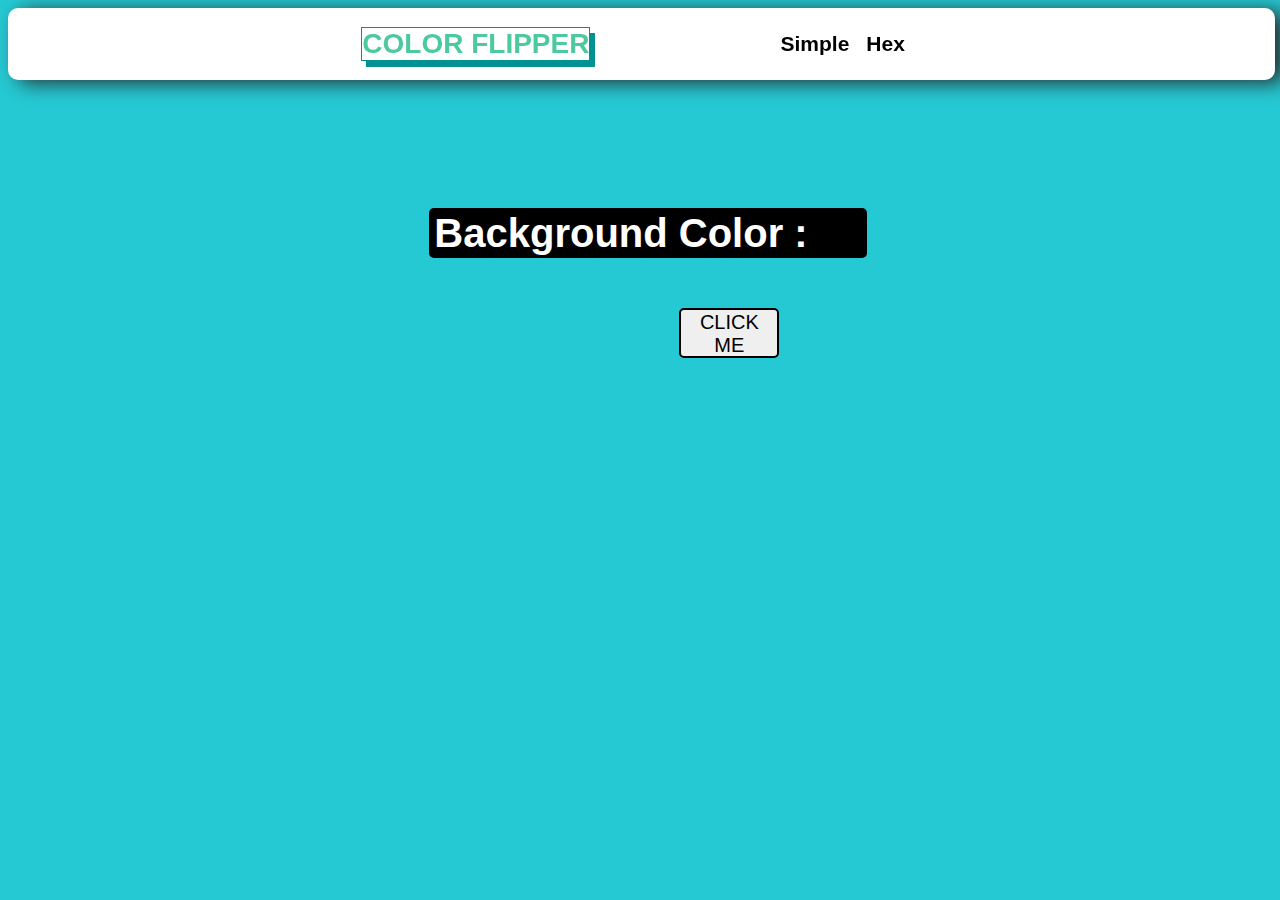
<file: Background-Color/index.html>
<!DOCTYPE html>
<html lang="en">
<head>
    <meta charset="UTF-8">
    <meta http-equiv="X-UA-Compatible" content="IE=edge">
    <meta name="viewport" content="width=device-width, initial-scale=1.0">
    <link rel="stylesheet" href="style.css">
</head>
<body>
    <nav>
        <h1>color Flipper</h1>
        <h2>Simple</h2>
        <h2>Hex</h2>
    </nav>
    <div id="barColor">Background Color : <h3 id="mamau"><!-- đổ biến mã màu về đây --></h3></div>
    <button id="btn">Click me</button>
    <script src="script.js"></script>
</body>
</html>
</file>
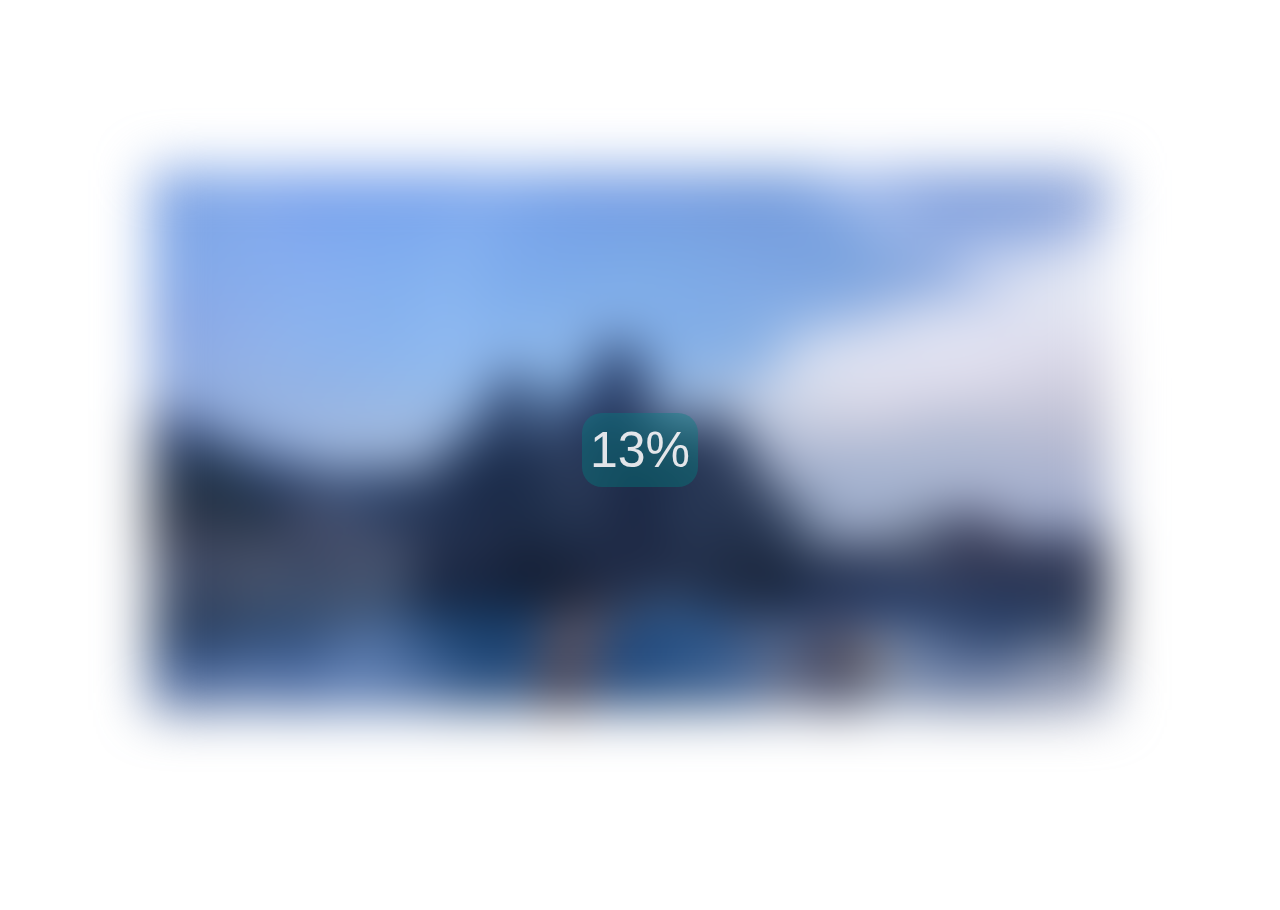
<file: blur_loading/index.html>
<!DOCTYPE html>
<html lang="en">
<head>
    <meta charset="UTF-8">
    <meta http-equiv="X-UA-Compatible" content="IE=edge">
    <meta name="viewport" content="width=device-width, initial-scale=1.0">
    <link rel="stylesheet" href="style.css">
    <title>blur loading</title>
</head>
<body>
    <section class="bg"></section>
    <div class="loading-text">0%</div>
    <script src="script.js"></script>
</body>
</html>
</file>
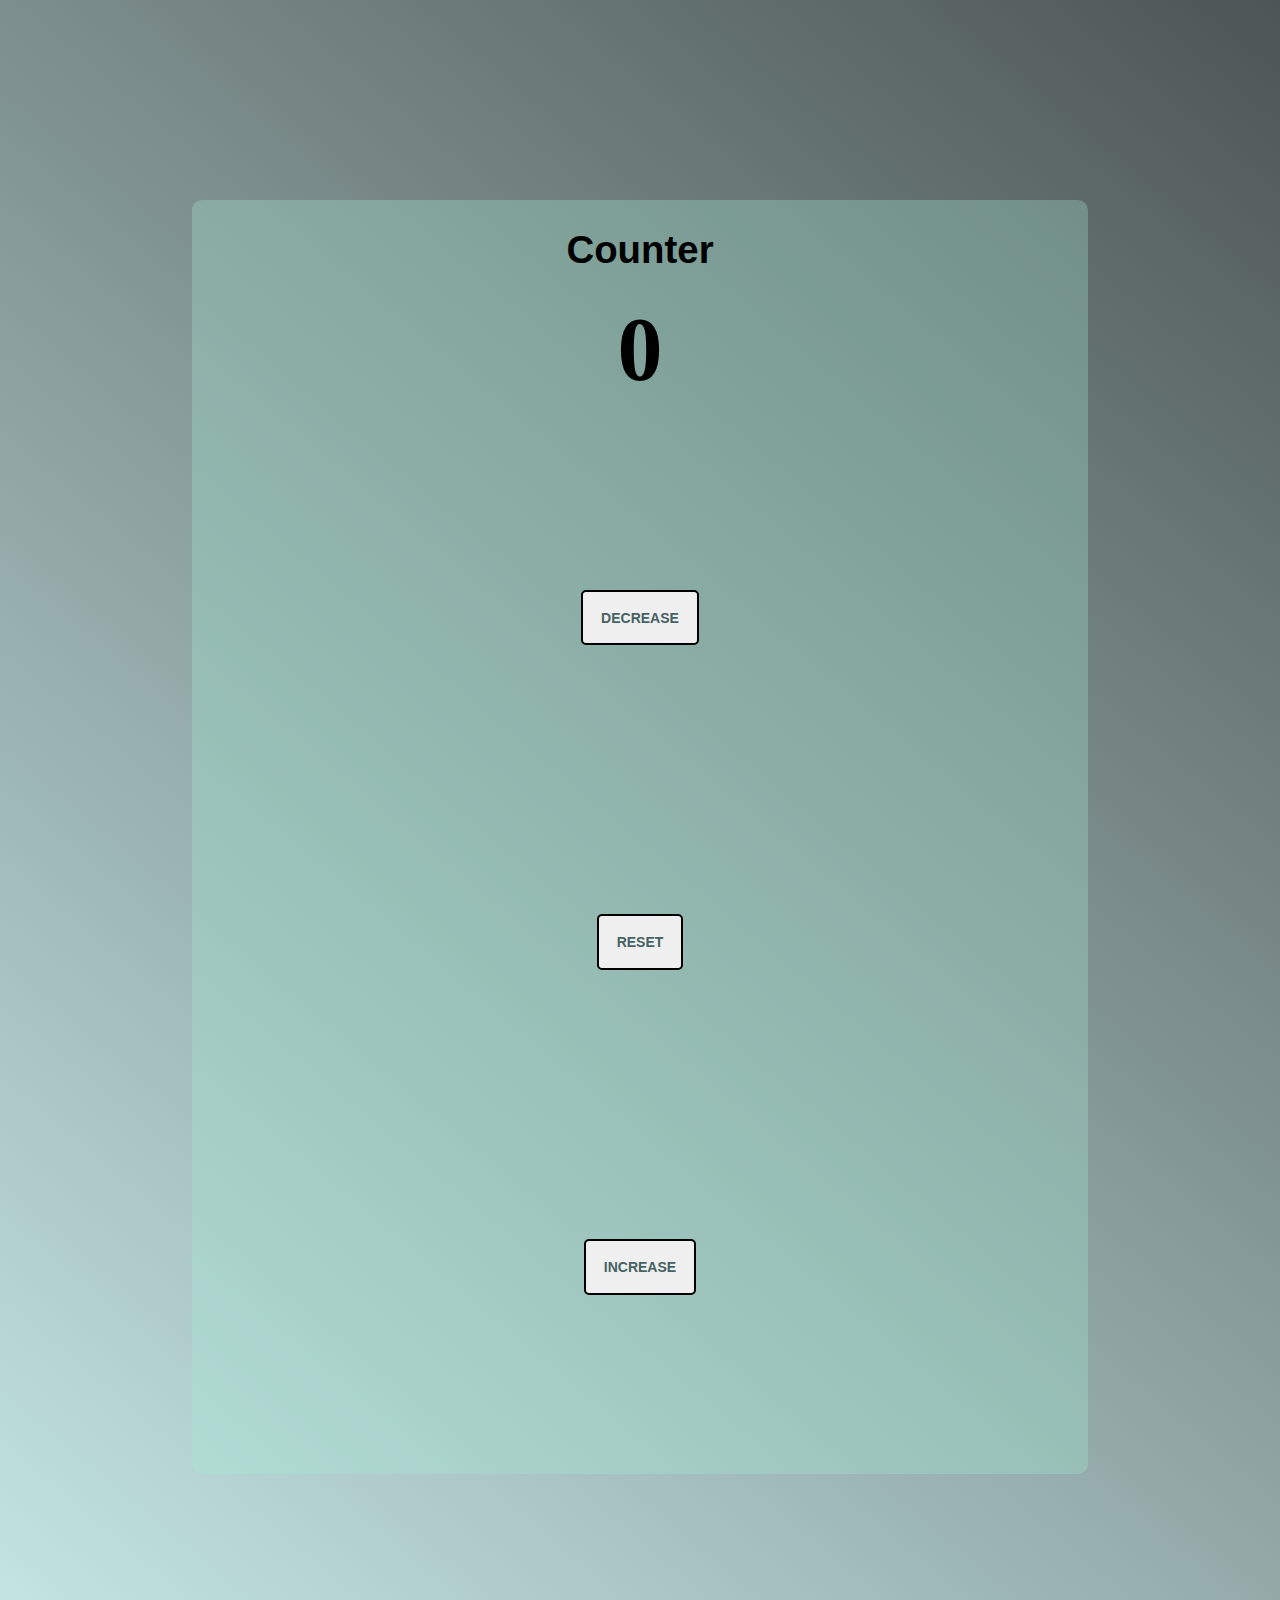
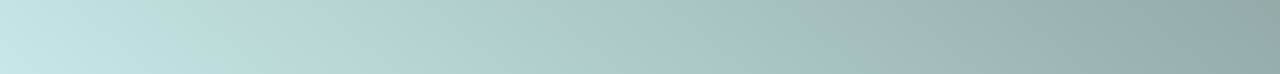
<file: counter/index.html>
<!DOCTYPE html>
<html lang="en">
<head>
    <meta charset="UTF-8">
    <meta http-equiv="X-UA-Compatible" content="IE=edge">
    <meta name="viewport" content="width=device-width, initial-scale=1.0">
    <link href="https://cdn.jsdelivr.net/npm/bootstrap@5.0.1/dist/css/bootstrap.min.css" rel="stylesheet" integrity="sha384-+0n0xVW2eSR5OomGNYDnhzAbDsOXxcvSN1TPprVMTNDbiYZCxYbOOl7+AMvyTG2x" crossorigin="anonymous">
    <link rel="stylesheet" href="style.css">
    <title>Counter</title>
</head>
<body>
    <main>
        <div class="container">
            <div class="row"><div class="col1"><h1>Counter</h1></div></div>
            <div class="row" ><div class="col1" id="value">0</div></div>
            <div class="row">
              <div class="col">
                <button class="btn decrease">decrease</button>
              </div>
              <div class="col">
                <button class="btn reset">reset</button>
              </div>
              <div class="col">
                <button class="btn increase">increase</button>
              </div>
            </div>
          </div>
    </main>
    <!-- js -->
    <script src="https://cdn.jsdelivr.net/npm/bootstrap@5.0.1/dist/js/bootstrap.bundle.min.js" integrity="sha384-gtEjrD/SeCtmISkJkNUaaKMoLD0//ElJ19smozuHV6z3Iehds+3Ulb9Bn9Plx0x4" crossorigin="anonymous"></script>
    <script src="script.js"></script>
</body>
</html>
</file>
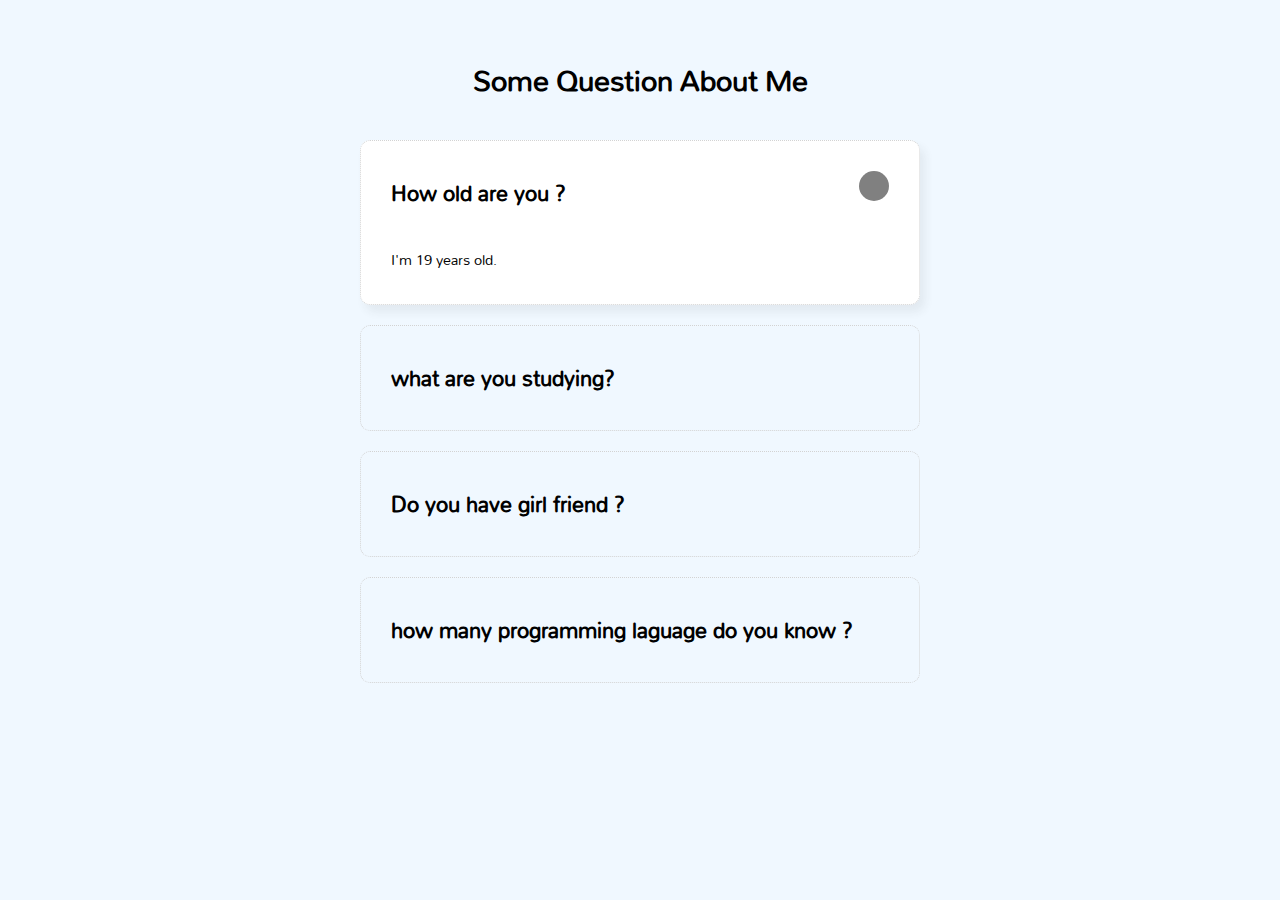
<file: FAQ/index.html>
<!DOCTYPE html>
<html lang="en">
<head>
    <meta charset="UTF-8">
    <meta http-equiv="X-UA-Compatible" content="IE=edge">
    <meta name="viewport" content="width=device-width, initial-scale=1.0">
    <script src="https://ajax.googleapis.com/ajax/libs/jquery/3.5.1/jquery.min.js"></script>
    <link rel="stylesheet" href="https://cdnjs.cloudflare.com/ajax/libs/font-awesome/5.14.0/css/all.min.css" integrity="sha512-1PKOgIY59xJ8Co8+NE6FZ+LOAZKjy+KY8iq0G4B3CyeY6wYHN3yt9PW0XpSriVlkMXe40PTKnXrLnZ9+fkDaog==" crossorigin="anonymous" />
    <link rel="stylesheet" href="style.css" />
    <title>Some Question about me</title>
</head>
<body>
    <h1>Some Question About Me</h1>
    <div class="faq-container">
        <div class="faq active">
            <h2 class="faq-question">
                How old are you ?
            </h2>

            <p class="faq-result">
                I'm 19 years old. 
            </p>

            <button class="faq-toggle">
                <i class="fas fa-chevron-down"></i>
                <i class="fas fa-times"></i>
            </button>
        </div>

        <div class="faq">
            <h2 class="faq-question">
            what are you studying?
            </h2>

            <p class="faq-result">
                I'm currently learing javascript. 
            </p>

            <button class="faq-toggle">
                <i class="fas fa-chevron-down"></i>
                <i class="fas fa-times"></i>
            </button>
        </div>

        <div class="faq">
            <h2 class="faq-question">
                Do you have girl friend ?
            </h2>

            <p class="faq-result">
                what is girl friend :))) ? 
            </p>

            <button class="faq-toggle">
                <i class="fas fa-chevron-down"></i>
                <i class="fas fa-times"></i>
            </button>
        </div>

        <div class="faq">
            <h2 class="faq-question">
                how many programming laguage do you know ?
            </h2>

            <p class="faq-result">
                I think two. 
            </p>

            <button class="faq-toggle">
                <i class="fas fa-chevron-down"></i>
                <i class="fas fa-times"></i>
            </button>
        </div>
    </div>
    <script>
        $(document).ready( function () {
            $(".faq-toggle").click(function () {
                $(this).parent().toggleClass("active");
            });
        });
    </script>
</body>
</html>
</file>
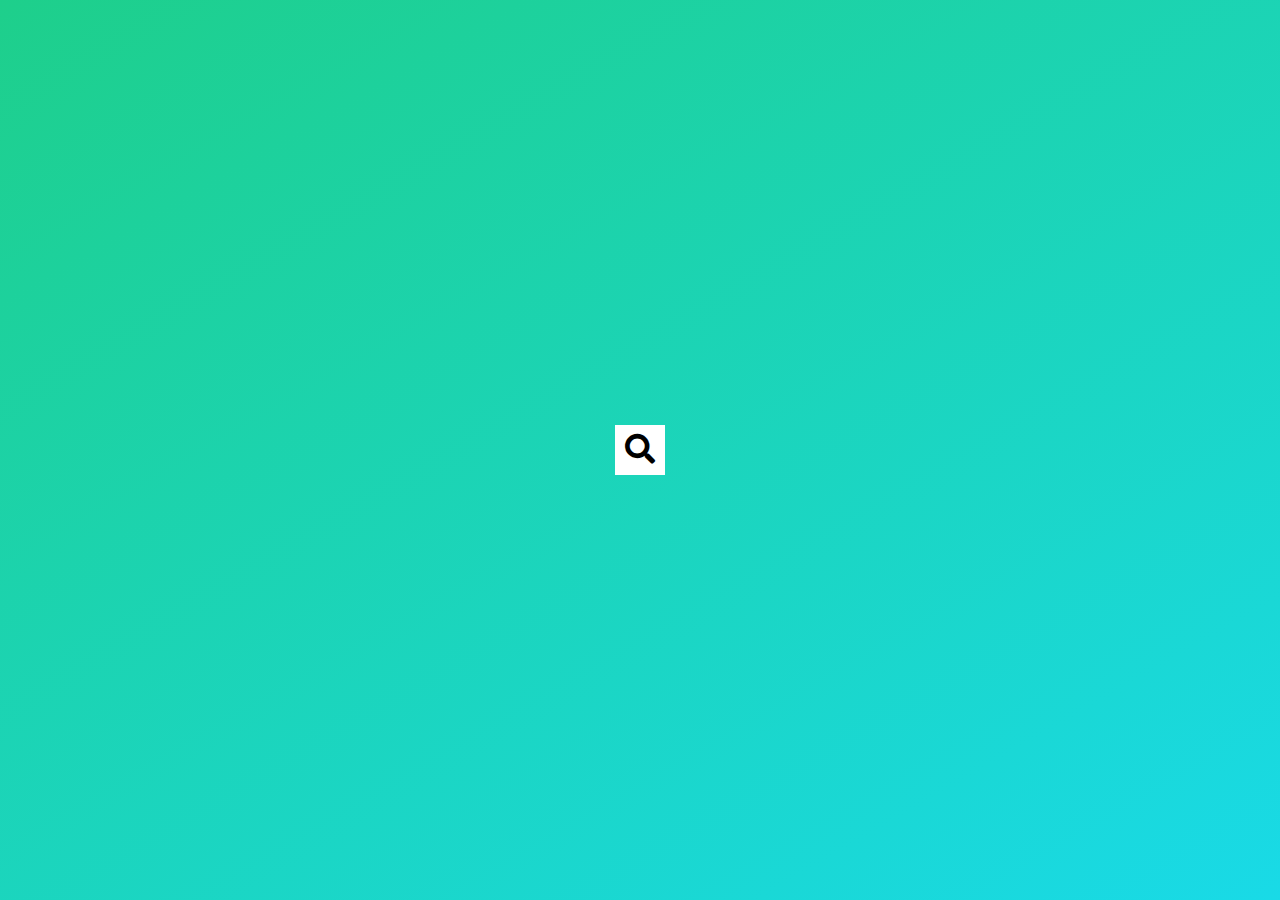
<file: hidden_search/index.html>
<!DOCTYPE html>
<html lang="en">

<head>
    <meta charset="UTF-8">
    <meta http-equiv="X-UA-Compatible" content="IE=edge">
    <meta name="viewport" content="width=device-width, initial-scale=1.0">
    <link rel="stylesheet" href="https://cdnjs.cloudflare.com/ajax/libs/font-awesome/5.15.3/css/all.min.css">
    <script src="https://ajax.googleapis.com/ajax/libs/jquery/3.5.1/jquery.min.js"></script>
    <link rel="stylesheet" href="style.css">
    <title>hidden search</title>
</head>

<body>
    <div class="search">
        <input type="text" class="input" placeholder="Search...">
        <button class="btn">
          <i class="fas fa-search"></i>
        </button>
      </div>
      <script src="script.js"></script>
</body>
</html>
</file>
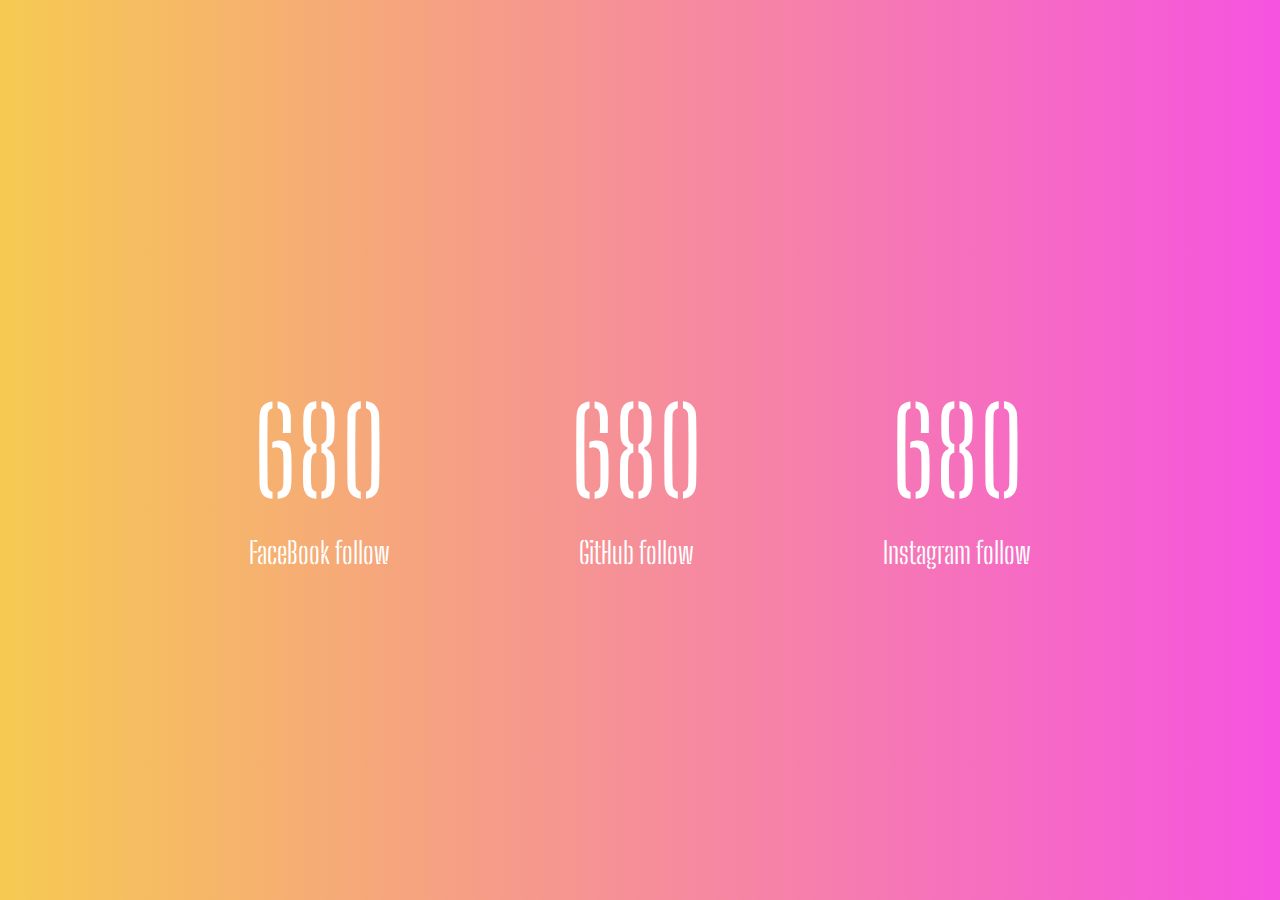
<file: increament-counter/index.html>
<!DOCTYPE html>
<html lang="en">

<head>
    <meta charset="UTF-8">
    <meta http-equiv="X-UA-Compatible" content="IE=edge">
    <meta name="viewport" content="width=device-width, initial-scale=1.0">
    <link rel="stylesheet" href="https://cdnjs.cloudflare.com/ajax/libs/font-awesome/5.14.0/css/all.min.css"
        integrity="sha512-1PKOgIY59xJ8Co8+NE6FZ+LOAZKjy+KY8iq0G4B3CyeY6wYHN3yt9PW0XpSriVlkMXe40PTKnXrLnZ9+fkDaog=="
        crossorigin="anonymous" />
    <link rel="stylesheet" href="style.css" />
    <script src="https://ajax.googleapis.com/ajax/libs/jquery/3.5.1/jquery.min.js"></script>
    <title>Increament Counter</title>
</head>

<body>
    <div class="counter-container">
        <i class="fab fa-facebook"></i>
        <div class="counter">1000</div>
        <span>FaceBook follow</span>
    </div>

    <div class="counter-container">
        <i class="fab fa-github"></i>
        <div class="counter">0</div>
        <span>GitHub follow</span>
    </div>

    <div class="counter-container">
        <i class="fab fa-instagram"></i>
        <div class="counter">0</div>
        <span>Instagram follow</span>
    </div>
    <script src="script.js"></script>
    
    </script>
</body>

</html>
</file>
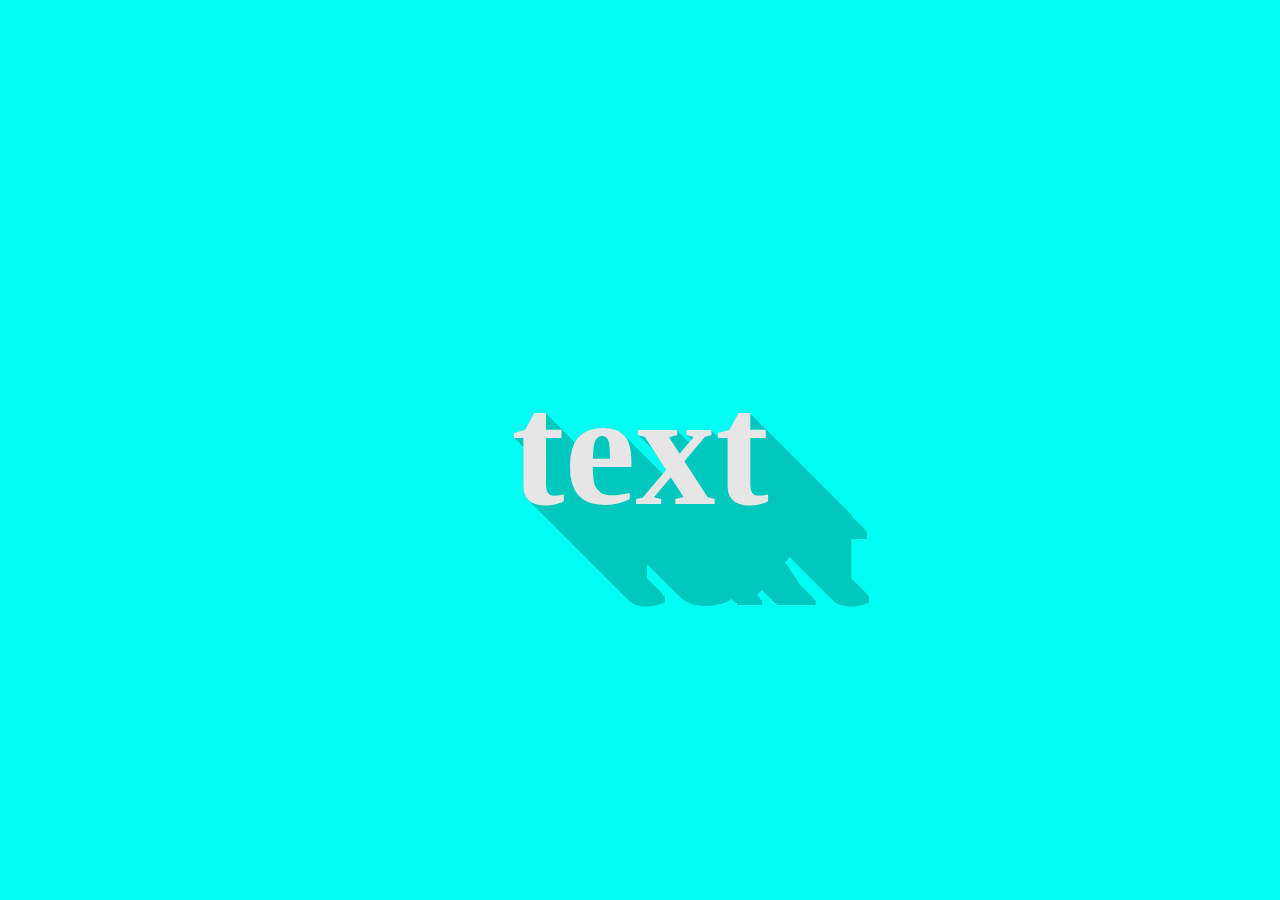
<file: longshadow/index.html>
<!DOCTYPE html>
<html lang="en">

<head>
    <meta charset="UTF-8">
    <meta http-equiv="X-UA-Compatible" content="IE=edge">
    <meta name="viewport" content="width=device-width, initial-scale=1.0">
    <link rel="stylesheet" href="style.css">
    <title>Long shadow</title>
</head>

<body>
    <div id="text" contenteditable="">text</div>
    <script>
        var text = document.getElementById('text');
        var shadow = '';
        for (var i = 0; i < 100; i++) {
            shadow = shadow  + i+'px    ' + i+'px 0 #01ded3 ,';
        }
        shadow = shadow  + 101+'px  ' + 101+'px 0 #01ded3 ';
        text.style.textShadow = shadow;
    </script>
</body>

</html>
</file>
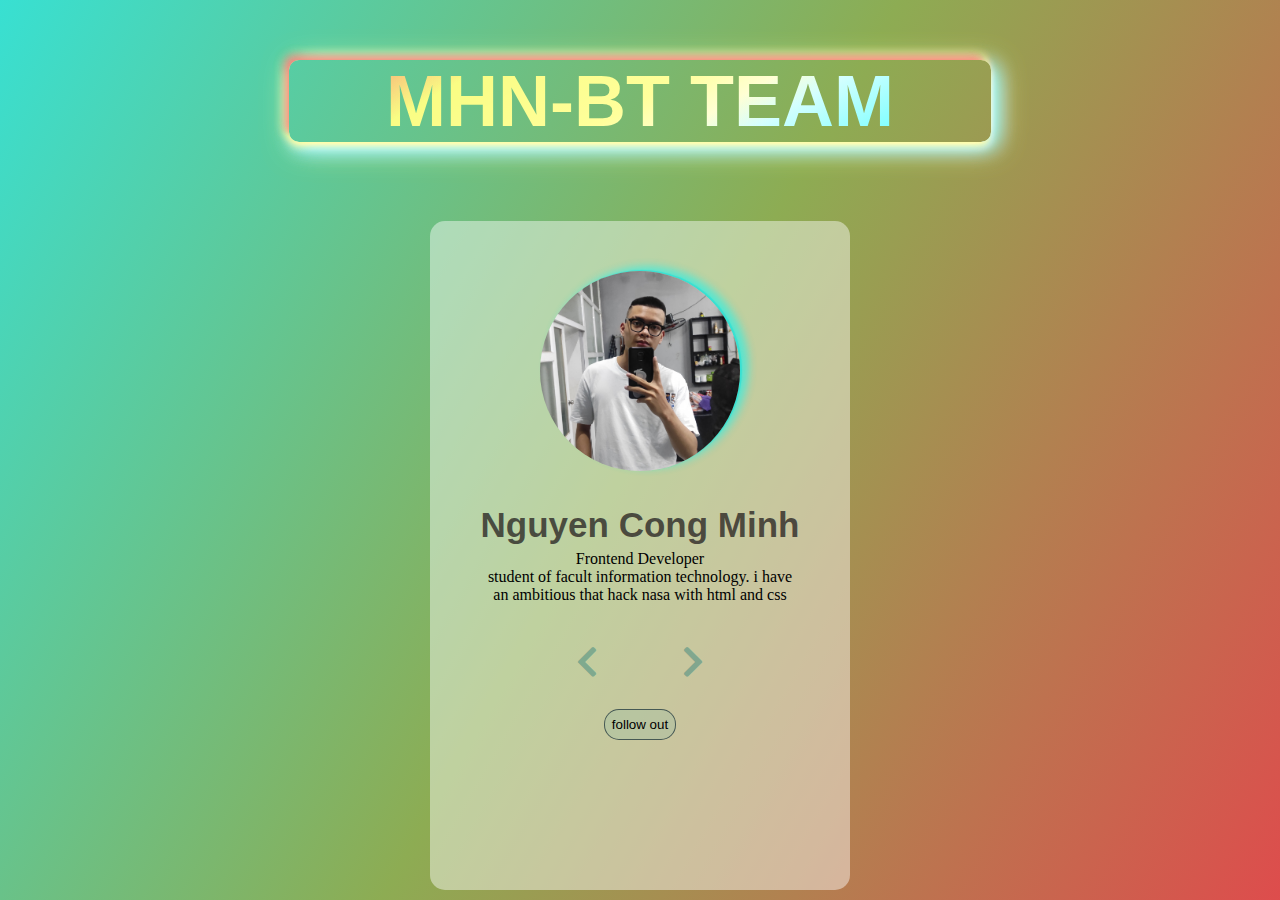
<file: MHN-BT_Profile/index.html>
<!DOCTYPE html>
<html lang="en">

<head>
    <meta charset="UTF-8">
    <meta http-equiv="X-UA-Compatible" content="IE=edge">
    <meta name="viewport" content="width=device-width, initial-scale=1.0">
    <link href="https://cdn.jsdelivr.net/npm/bootstrap@5.0.1/dist/css/bootstrap.min.css" rel="stylesheet"
        integrity="sha384-+0n0xVW2eSR5OomGNYDnhzAbDsOXxcvSN1TPprVMTNDbiYZCxYbOOl7+AMvyTG2x" crossorigin="anonymous">
    <link rel="stylesheet" href="https://cdnjs.cloudflare.com/ajax/libs/font-awesome/5.15.3/css/all.min.css">
    <link rel="stylesheet" href="style.css">
    <title>MHN-BT_Profile</title>
</head>

<body>
    <main>
        <section class="container">
            <!-- title -->
            <div class="title row">
                <a href="https://www.facebook.com/MHN.BT.Dev">
                    <h2 class="col1">MHN-BT TEAM</h2>
                </a>
            </div>
            <!-- review -->
            <article class="review">
                <div class="img-container">
                    <img id="person-img" src="img/bao.jpg" alt="">
                </div>
                <h4 id="author">Ngoc Bao</h4>
                <p id="job">PHP2104</p>
                <p id="infor">
                    hack nasa with html
                </p>
                <!-- prev next buttons -->
                <div class="button-container">
                    <button class="prev-btn">
                        <i class="fas fa-chevron-left"></i>
                    </button>
                    <button class="next-btn">
                        <i class="fas fa-chevron-right"></i>
                    </button>
                </div>
                <!-- random button -->
                <button class="follow-btn">follow out</button>
            </article>
        </section>
    </main>
    <!-- js -->
    <script src="https://cdn.jsdelivr.net/npm/bootstrap@5.0.1/dist/js/bootstrap.bundle.min.js"
        integrity="sha384-gtEjrD/SeCtmISkJkNUaaKMoLD0//ElJ19smozuHV6z3Iehds+3Ulb9Bn9Plx0x4"
        crossorigin="anonymous"></script>
    <script src="script.js"></script>
</body>

</html>
</file>
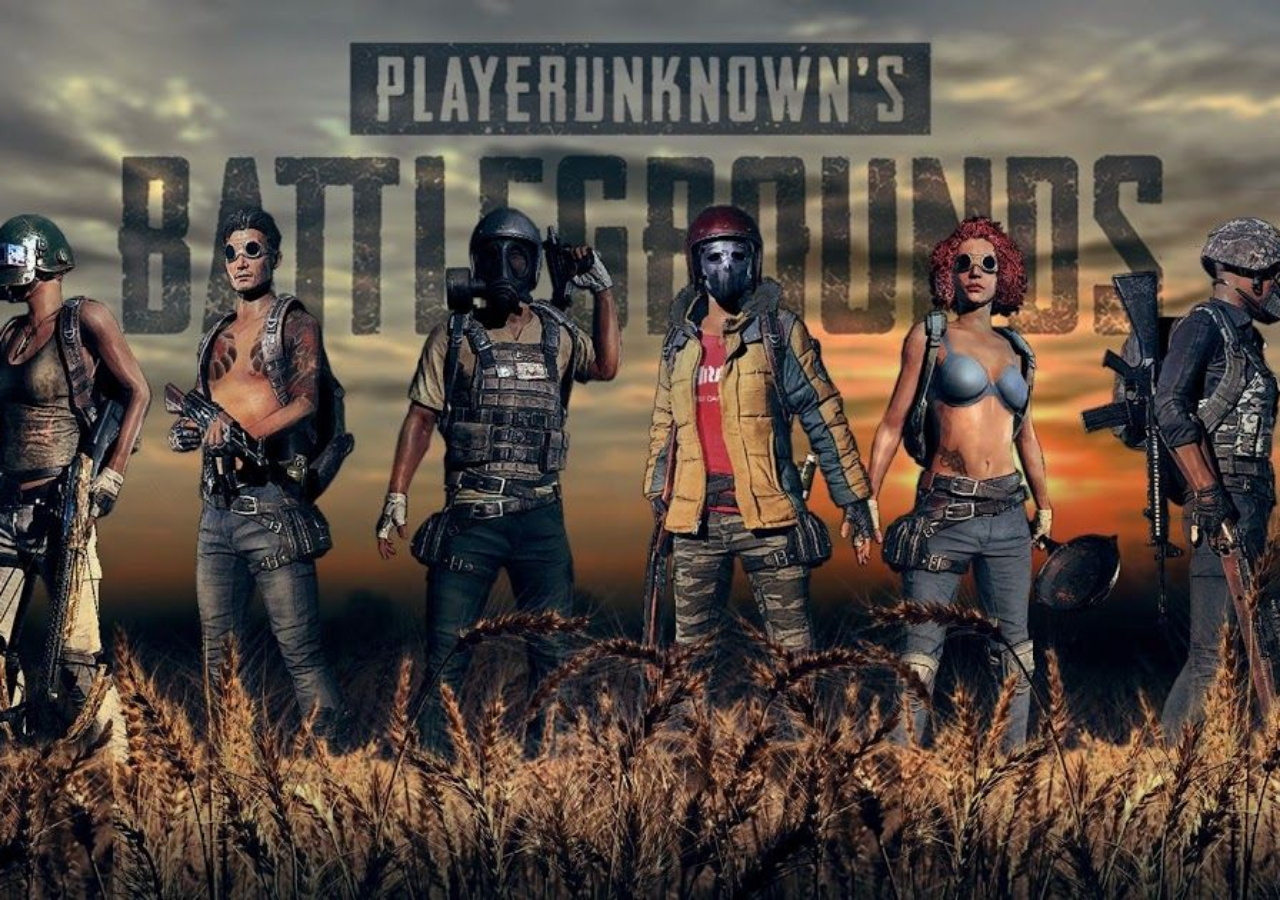
<file: pubg/index.html>
<!DOCTYPE html>
<html lang="en">
<head>
    <meta charset="UTF-8">
    <meta http-equiv="X-UA-Compatible" content="IE=edge">
    <meta name="viewport" content="width=device-width, initial-scale=1.0">
    <link rel="stylesheet" href="style.css">
    <title>pubg</title>
</head>
<body>
    <section>
        <audio id="audio" src="sound.wav"></audio>
    </section>
    <script>
        document.addEventListener("click", function(e) {
            var body = document.querySelector('body');
            var bullet = document.createElement('span');
            var x = e.offsetX;
            var y = e.offsetY;
            bullet.style.left = x + 'px';
            bullet.style.top = y + 'px';
            body.appendChild(bullet);

            var audio = document.getElementById('audio');
            audio.play();
        })
    </script>
</body>
</html>
</file>
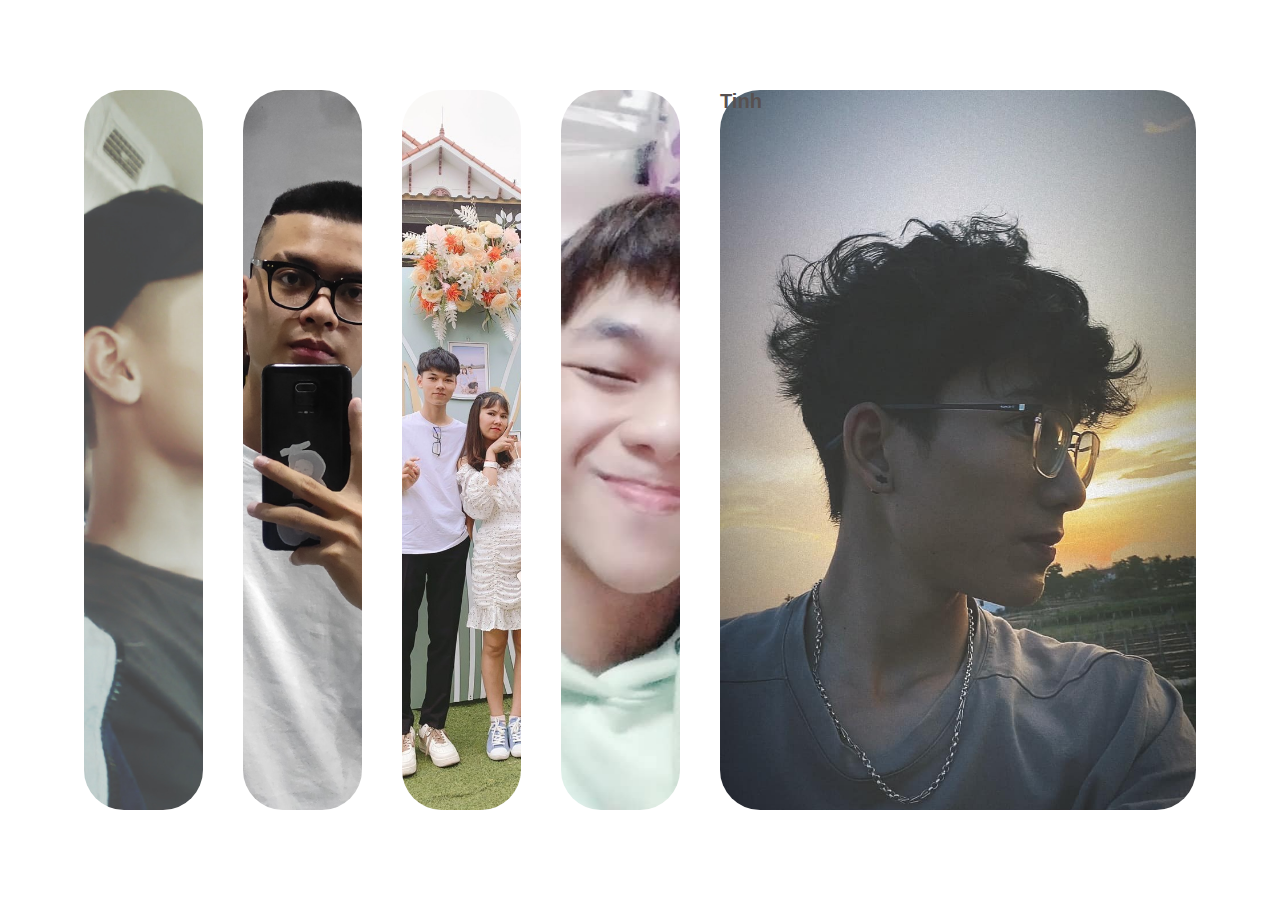
<file: resize_img/index.html>
<!DOCTYPE html>
<html lang="en">

<head>
    <meta charset="UTF-8">
    <meta http-equiv="X-UA-Compatible" content="IE=edge">
    <meta name="viewport" content="width=device-width, initial-scale=1.0">
    <script src="https://ajax.googleapis.com/ajax/libs/jquery/3.5.1/jquery.min.js"></script>
    <!-- css -->
    <link rel="stylesheet" href="style.css">
    <title>resize img</title>
</head>

<body>
    <div class="container">
        <!-- 5 the img -->
        <div class="picture " style="background-image: url('img/bao.jpg');">
            <h2>Bao</h2>
        </div>
        <div class="picture " style="background-image: url('img/minh.jpg');">
            <h2>Minh</h2>
        </div>
        <div class="picture " style="background-image: url('img/nam.jpg');">
            <h2>Nam</h2>
        </div>
        <div class="picture " style="background-image: url('img/hieu.jpg');">
            <h2>Hieu</h2>
        </div>
        <div class="picture clicked" style="background-image: url('img/tinh.jpg');">
            <h2>Tinh</h2>
        </div>
    </div>

    <script>
/* 
        $(document).ready(function () {
            var picture = $(".picture");
            console.log(picture.length);
            for (var i = 0; i < picture.length; i++) {
                picture[i].click( () =>{
                    removeclicked();
                    picture[i].addClass("clicked");
                });
            }


            function removeclicked() {
                for (var j = 0; j < picture.length; j++) {
                    picture[j].removeClass("clicked");
                }
            }
        }); */

        var picture = document.getElementsByClassName("picture");
        console.log(picture.length);

        for (var j = 0;j<picture.length;j++) {
            picture[j].addEventListener('click',function () {
                removeclass();
                this.classList.add('clicked');
            });
        }
        function removeclass () {
            for (var i = 0;i<picture.length;i++) {
                picture[i].classList.remove('clicked');
            }
        }



    </script>
</body>

</html>
</file>
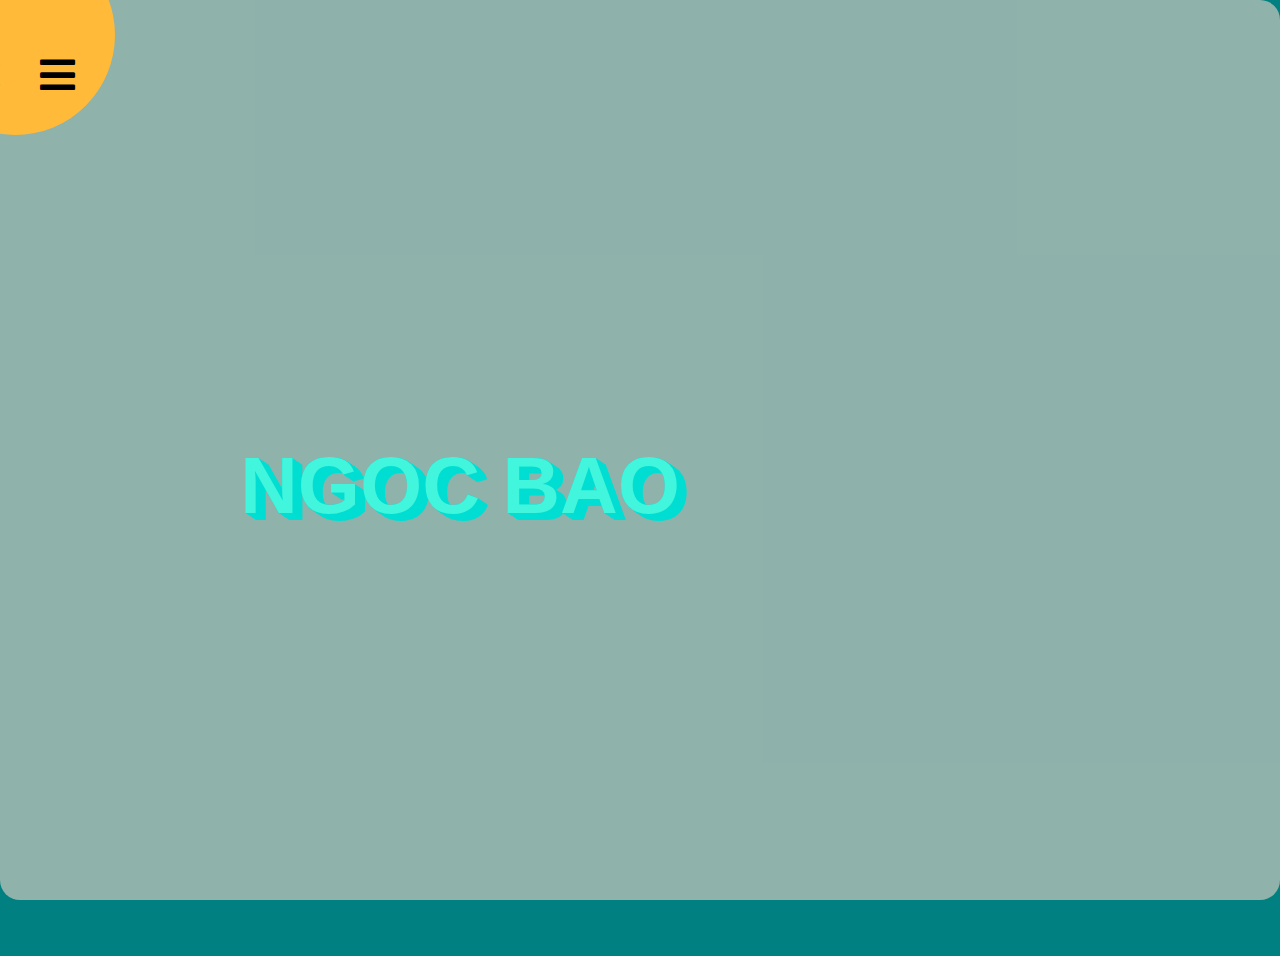
<file: rotate_page/index.html>
<!DOCTYPE html>
<html lang="en">

<head>
    <meta charset="UTF-8">
    <meta http-equiv="X-UA-Compatible" content="IE=edge">
    <meta name="viewport" content="width=device-width, initial-scale=1.0">
    <link rel="stylesheet" href="https://cdnjs.cloudflare.com/ajax/libs/font-awesome/5.15.3/css/all.min.css">
    <script src="https://ajax.googleapis.com/ajax/libs/jquery/3.5.1/jquery.min.js"></script>
    <link rel="stylesheet" href="style.css">
    <title>rotate page</title>
</head>

<body>
    <div class="container">
        <div class="circle">
            <button id="close"><i class="fas fa-times"></i></button>
            <button id="open"><i class="fas fa-bars"></i></button>
        </div>
        <div class="content">
            <p id="text" style="text-transform: uppercase; font-size: 80px; color: #42f5dd;font-weight: 800;">ngoc bao
            </p>
            <script>
                var text = document.getElementById('text');
                var shadow = '';
                for (var i = 0; i < 20; i++) {
                    shadow = shadow + (i / 2) + 'px    ' + (i / 3) + 'px 0 #01ded3 ,';
                }
                shadow = shadow + 10 + 'px  ' + 7 + 'px 0 #01ded3 ';
                text.style.textShadow = shadow;
            </script>
        </div>
    </div>
    <div class="bar">
        <ul>
            <li><i class="fas fa-home"></i><a href="youtube.com">Home</a></li>
            <li><i class="fab fa-github"></i><a href="https://github.com/ngocbao1512/js"> Github </a></li>
            <li><i class="fab fa-facebook"></i><a href="https://www.facebook.com/MHN.BT.Dev"> Face Book</a></li>
        </ul>
    </div>
    <script>
        $(document).ready(function () {
            $("#open").click(function () {
                $(".container").addClass("quay");
            });
            $("#close").click(function () {
                $(".container").removeClass("quay");
            });
        });
    </script>
</body>

</html>
</file>
<file: Background-Color/style.css>
body {
    background-color:rgb(37, 201, 212);
    display: grid;
    grid-template-rows: 1fr 3fr 2fr 1fr;
    grid-template-columns: 1fr 1fr 1fr;
}

nav {
    background-color: white;
    font-family: Arial, Helvetica, sans-serif;
    font-size: 14px;
    font-weight: 500;
    position: fixed;
    display: flex;
    justify-content: center;
    align-items: center;
    width: 99%;
    border-radius: 10px;
    z-index: 1;
    box-shadow: 10px 3px 20px rgb(40, 46, 46);
    grid-row: 1/2;
}
nav h1 {
    margin-right: 15%;
    color: rgb(77, 201, 160);
    text-transform: uppercase;
    z-index: 2;
    box-shadow: 5px 6px rgb(0, 146, 146);
    border: 0.1px solid rgb(0, 146, 146);
    cursor: pointer;
}
nav h2 {
    margin-right: 17px;
    cursor: pointer;
}

#barColor {
    background-color: black;
    color: white;
    width: 98%;
    height: 50px;
    line-height: 50px;
    font-family: Arial, Helvetica, sans-serif;
    font-weight: 900;
    font-size: 40px;
    border-radius: 5px;
    grid-row: 3/4;
    grid-column: 2/3;
    padding-left: 5px;
    cursor: pointer;
    float: left;
    padding-right: 20px;
}
button {
    width: 100px;
    height: 50px;
    color: black;
    text-transform: uppercase;
    font-size: 20px;
    border: 2px solid black;
    border-radius: 5px;
    grid-row: 4/5;
    grid-column: 2/3;
    margin-left: 250px;
    cursor: pointer;
}

button:hover {
    filter: brightness(80%);

}
button:active {
    transform: scale(0.9,0.9);
    transition: all 0.2s;
}

#mamau {
    font-size: 25px;
    font-family: Arial, Helvetica, sans-serif;
    font-weight: 700;
    height: 40px;
    padding: 0;
    margin: 0;
    width: 200px;
    float: right;
   
   
    
}
</file>
<file: blur_loading/style.css>
* {
    margin: 0;
    padding: 0;
    box-sizing: border-box;
}

body {
    height: 100vh;
    width: 100vw;
    display: flex;
    justify-content: center;
    align-items: center;
    background-color:transparent;
    overflow: hidden;
}

.bg {
    background: url('img/bao.jpg')
      no-repeat center center;
    position: absolute;
    top: -30px;
    left: -30px;
    width: calc(100vw + 40px);
    height: calc(100vh + 40px);
    z-index: -1;
    filter: blur(0px);
  }
  
  .loading-text {
      font-size: 50px;
      color: #fff;
      font-family: Arial, Helvetica, sans-serif;
      background-color: rgba(0, 128, 128, 0.452);
      padding: 8px;
      border-radius: 20px;
        
  }
</file>
<file: counter/style.css>
* {
    margin: 0;
    padding: 0;
    box-sizing: border-box;
}
body {
    background-image: linear-gradient(40deg,rgba(154, 214, 211, 0.568),rgb(77, 85, 85));
}
main {
    background-color: rgba(162, 238, 213, 0.295);
    width: 70%;
    height: 70%;
    margin: 200px auto;
    border-radius: 10px;
}
.col1 {
    justify-content: center;
    align-items: center;
    min-height: 100px;
    margin-bottom: 100px;
    text-align: center;
    line-height: 100px;
    font-size: 90px;
    font-weight: 900;
}
.row:nth-child(1) .col1 {
    margin-bottom: 0;
    margin-top: 100px;
    font-family: Arial, Helvetica, sans-serif;
    font-weight: 900;
    font-size: larger;
}
.row:nth-child(3) .col {
    text-align: center;
}
.row:nth-child(3) .col button {
    border-radius: 5px;
    text-transform: uppercase;
    padding: 2%;
    margin-bottom: 20%;
    margin-top: 10%;
    color: rgb(70, 98, 99);
    font-size: 14px;
    font-weight: 700;
    border: 2px solid black;
}
.row:nth-child(3) .col button:active {
    filter: brightness(80%);
    transform: scale(0.9,0.9);
    transition: all 0.1s;
    border-radius: 10px;
    color: rgb(255, 153, 0);
    border: 2px solid rgb(255, 217, 0);
    box-shadow: 0px 0px 10px rgba(235, 252, 0, 0.973),
    0px 0px 20px rgb(255, 102, 0),
    0px 0px 40px rgb(235,252, 0);
}
</file>
<file: FAQ/style.css>
@import url('https://fonts.googleapis.com/css2?family=Mallanna&display=swap');

*{
    margin: 0;
    padding: 0;
    box-sizing: border-box;
}

body {
    font-family: 'Mallanna', sans-serif;
    font-size: 16px;
    background-color: aliceblue;
}

h1 {
    margin: 50px 0 30px;
    text-align: center;
}

.faq-container {
    max-width: 600px;
    margin: 0 auto;
}

.faq {
    position: relative;
    background: transparent;
    border: 1px dotted lightgrey;
    border-radius: 10px;
    margin: 20px;
    padding: 30px;
    overflow: hidden;
    transition: 0.2s ease;
}

.faq.active {
    background-color: #fff;
    box-shadow: 5px 7px 10px rgba(51, 51, 51, 0.075);
}

.faq-question {
    margin: 0 30px 0 0;
}

.faq-result {
    display: none;
    margin: 30px 0 0;
}

.faq.active .faq-result {
    display: block;
}

.faq-toggle {
    background-color: transparent;
    border: 0;
    border-radius: 50%;
    cursor: pointer;
    display: flex;
    align-items: center;
    justify-content: center;
    font-size: 16px;
    padding: 0;
    position: absolute;
    top: 30px;
    right: 30px;
    height: 30px;
    width: 30px;
}

.faq-toggle:focus {
    outline: 0;
}

.faq-toggle .fa-times {
    display: none;
}

.faq.active .faq-toggle .fa-times {
    color: white;
    display: block;
}

.faq.active .faq-toggle .fa-chevron-down {
    display: none;
}

.faq.active .faq-toggle {
    background-color: grey;
}
</file>
<file: hidden_search/style.css>
* {
    margin: 0;
    padding: 0;
    box-sizing: border-box;
}

body {
    background-image: linear-gradient(-30deg, rgb(25, 218, 231),rgb(30, 207, 139));
    display: flex;
    justify-content: center;
    align-items: center;
    overflow: hidden;
    height: 100vh;
    width: 100vw;
}
.search {
    height: 50px;
    position: relative;

}
.search input {
    height: 50px;
    width: 50px;
    padding: 15px;
    transition: all 0.5s linear;
    outline: none;
}
.search .btn {
    height: 50px;
    width: 50px;
    top: 0px;
    left: 0px;
    font-size: 30px;
    position: absolute;
    background-color: white;
    text-align: center;
    line-height: 50px;
    transition: all 0.5s linear;
    border: none;
}
.active input {
    width: 280px;
    outline: none;
}
.active .btn {
    transform: translate(300px);
    outline: none;
}
active input:focus {
    outline: none;
}
</file>
<file: increament-counter/style.css>
@import url('https://fonts.googleapis.com/css2?family=Big+Shoulders+Stencil+Display:wght@300&display=swap');

* {
    margin: 0;
    padding: 0;
    box-sizing: border-box;
}

body {
    background-image: linear-gradient(90deg,#f5c542ea,#f542dde8);
    color: white;
    font-family: 'Big Shoulders Stencil Display', cursive;
    display: flex;
    align-items: center;
    justify-content: center;
    height: 100vh;
    overflow: hidden;
    margin: 0;
    font-size: 30px;
}

.counter-container {
    display: flex;
    flex-direction: column;
    justify-content: center;
    text-align: center;
    margin: 50px 90px;
}

.counter {
    font-size: 120px;
    margin-top: 50px;
    font-weight: 400;
    margin-bottom: 5px;
}

.fab {
    font-size: 60px;
}

span {
    margin-top: 5px;
}
</file>
<file: longshadow/style.css>
@import url('https://fonts.googleapis.com/css2?family=Poppins:wght@300&display=swap');

* {
    margin: 0;
    padding: 0;
    box-sizing: border-box;
}

body {
    display: flex;
    justify-content: center;
    align-items: center;
    min-height: 100vh;
    background-color: #00fff3;
}

#text {
    position: relative;
    color: #fff;
    font-weight: 700;
    font-size: 10em;
    outline: none;
    width: 100%;
    text-align: center;
    filter: brightness(90%);
    text-shadow: 1px 5px 0 #01ded3,
    1px 5px 0 #01ded3,
    1px 5px 0 #01ded3,
    1px 5px 0 #01ded3,
    1px 5px 0 #01ded3,
    1px 5px 0 #01ded3,
    1px 5px 0 #01ded3,
    1px 5px 0 #01ded3,
    1px 5px 0 #01ded3,
    1px 5px 0 #01ded3,
    1px 5px 0 #01ded3,
    1px 5px 0 #01ded3,
    1px 5px 0 #01ded3;
}
</file>
<file: MHN-BT_Profile/style.css>
* {
    margin: 0;
    padding: 0;
    box-sizing: border-box;
}

body {
    width: 100vw;
    height: 100vh;
    color: black;
    background-image: linear-gradient(120deg,rgb(56, 224, 210),rgb(141, 172, 83),rgba(219, 62, 62, 0.925));
    display: flex;
    justify-content: center;
    align-items: center;
    text-align: center;
}

.container {
    display: grid;
    grid-template-rows: 1fr 6fr;
}
.title {
    grid-rows: 1/2;  
    cursor: pointer;
}
a {
    text-decoration: none;
}

h2 {
   
    font-family: -apple-system, BlinkMacSystemFont, 'Segoe UI', Roboto, Oxygen, Ubuntu, Cantarell, 'Open Sans', 'Helvetica Neue', sans-serif;
    font-size: 40px;
    font-weight: 700;
    font-size: 72px;
    background: -webkit-linear-gradient(120deg,rgb(27, 235, 217),rgb(164, 209, 82),rgba(233, 56, 56, 0.925));
    -webkit-background-clip: text;
    -webkit-text-fill-color: transparent;
    filter: brightness(190%);
    border-radius: 10px;
    box-shadow: -5px -5px 10px rgba(219, 62, 62, 0.925),
    0px 5px 10px rgb(141, 172, 83),
    5px 5px 20px rgb(56, 224, 210),
    5px 5px 30px rgb(141, 172, 83);
    cursor: pointer;
    
}

.title h2:active {
    filter: brightness(80%);
    transition: all 0.1s;
}

.review {
    grid-rows: 2/3;
    background-color: rgba(255, 255, 255, 0.445);
    width: 60%;
    height: 100%;
    margin: 50px auto;
    border-radius: 15px;
    padding: 50px;
}

img {
    height: 200px;
    width: 200px;
    border-radius: 50%;
    box-shadow: 2px -1px 1px rgb(56, 224, 210),
    8px -4px 8px rgba(0, 247, 255, 0.432),
    8px -4px 10px rgba(0, 255, 234, 0.205);
    margin-bottom: 30px;
    cursor: pointer;
}

.review h4 {
    font-family: Verdana, Geneva, Tahoma, sans-serif;
    font-size: 35px;
    font-weight: 700;
    white-space: 5px;
    margin-bottom: 5px;
    cursor: pointer;
    color: rgba(36, 31, 31, 0.76);
}
.review p {
    cursor: pointer;
}

.button-container {
    margin-top: 40px;
}

.button-container button {
    background-color: none;
}

.button-container button:nth-child(1) i {
    color: rgba(50, 131, 124, 0.479);
    background-color: rgba(0, 0, 0, 0);
    font-size: 35px;
    margin-right: 40px;

}
.button-container button:nth-child(2) i {
    color: rgba(50, 131, 124, 0.479);
    background-color: rgba(0, 0, 0, 0);
    font-size: 35px;
    margin-left: 40px;

}
.button-container button:nth-child(1) i:active {
    color: rgba(61, 80, 78, 0.932);
    background-color: rgba(0, 0, 0, 0);
    transform: scale(1.2,1.2);
    transform: translate(-8px);
    transition: all 0.1s;
}
.button-container button:nth-child(2) i:active {
    color: rgba(61, 80, 78, 0.932);
    background-color: rgba(0, 0, 0, 0);
    transform: scale(1.2,1.2);
    transform: translate(8px);
    transition: all 0.3s;
}
.prev-btn {
    background-color: rgba(0, 0, 0, 0);
    border: none;
}
.next-btn {
    background-color: rgba(0, 0, 0, 0);
    border: none;
}
.review >button  {
    margin-top: 30px;
    background-color: rgba(28, 161, 184, 0.089);
    padding: 7px;
    border-radius: 15px;
    border: 0.1px solid rgba(61, 80, 78, 0.932);
}

.review >button:hover {
    background-color: rgba(28, 161, 184, 0.384);
}
.review >button:active {
    background-color: rgba(28, 161, 184, 0.384);
    transform: scale(0.9,0.9);
    filter: brightness(80%);
    transition: all 0.1s;
}
</file>
<file: pubg/style.css>
* {
    margin: 0;
    padding: 0;
    box-sizing: border-box;
}

body {
    overflow: hidden;
    min-height: 100vh;
}

section {
    position: relative;
    width: 100%;
    height: 100vh;
    cursor: url(img/aim.png), pointer;
    background: url(img/background.jpg);
    background-size: cover;
    background-position: center;
}

span {
    position: absolute;
    width: 40px;
    height: 40px;
    background: url(img/hole.png);
    pointer-events: none;
    transform: translate(28px,28px);
}
</file>
<file: resize_img/style.css>
* {
    margin: 0;
    padding: 0;
    box-sizing: border-box;
}

body {
    height: 100vh;
    width: 100vw;
    display: flex;
    justify-content: center;
    align-items: center;
    overflow: hidden;
}

.container {
    width: 90vw;
    display: flex;
}

.picture {
    background-repeat: no-repeat;
    height: 80vh;
    border-radius: 40px;
    margin: 20px;
    cursor: pointer;
    background-size: cover;
    background-position: center;
    color: rgb(87, 81, 81);
    font-family: Arial, Helvetica, sans-serif;
    position: relative;
    flex: 1;
    -webkit-transition: all 700ms ease-in;
}

.picture h2 {
    font-size: 20px;
    bottom: 10px;
    left: 10px;
    margin: 0;
    opacity: 0;
}

.clicked {
    flex: 4;
}

.clicked h2 {
    opacity: 1;

}
</file>
<file: rotate_page/style.css>
* {
    margin: 0;
    padding: 0;
    box-sizing: border-box;
    font-family: Arial, Helvetica, sans-serif;
}
body {
    background-color: teal;
    z-index: -1;
    overflow: hidden;
}
.container {
    height: 100vh;
    width: 100vw;
    border-radius: 20px;
    background-color: rgba(202, 198, 189, 0.705);
    font-family: Arial, Helvetica, sans-serif;
    font-size: 24px;
    transform-origin: top left;
    transition: transform 0.8s ease-in-out;
    z-index: 1;
}

.quay {
    transform: rotate(-20deg);
}

.circle {
    height: 200px;
    width: 200px;
    border-radius: 50%;
    position: relative;
    top: -65px;
    left: -85px;
    background-color: rgb(255, 186, 57);
    display: flex;
    align-items: end;
    justify-content: end;
}

.circle button {
    font-size: 20px;
    background-color: transparent;
    margin-right: 40px;
    margin-bottom: 40px;
    border: none;
} 

.circle button i {
    border: none;
    font-size: 40px;
}
.content {
    padding: 15rem;
    display: grid;
    grid-template-columns: 1fr 1fr 1fr;
    grid-template-rows: 1fr 1fr 1fr;
}
.content p:nth-child(1){
    grid-row: 1/2;
    grid-column: 1/3;
}
.bar {
    position: absolute;
    bottom: 40px;
    left: -180px;
    line-height: 50px;
    z-index: 0;
    color: white;
    transition: all 0.9s ease-in-out;
}

.bar ul li {
    margin: 10px;
    list-style: none;
}
.bar ul li i {
    text-decoration: none;
    color: white;
    font-size: 20px;
    margin-right: 5px;
}
.bar ul li a {
    text-decoration: none;
    color: white;
    text-transform: uppercase;
    font-weight: 600;
}

.quay + .bar {
    left: 140px;
}

.quay + .bar ul li:nth-child(1) {
    transform: translate(30px);
}
.quay + .bar ul li:nth-child(2) {
    transform: translate(40px);
}
.quay + .bar ul li:nth-child(3) {
    transform: translate(30px);
}
</file>
